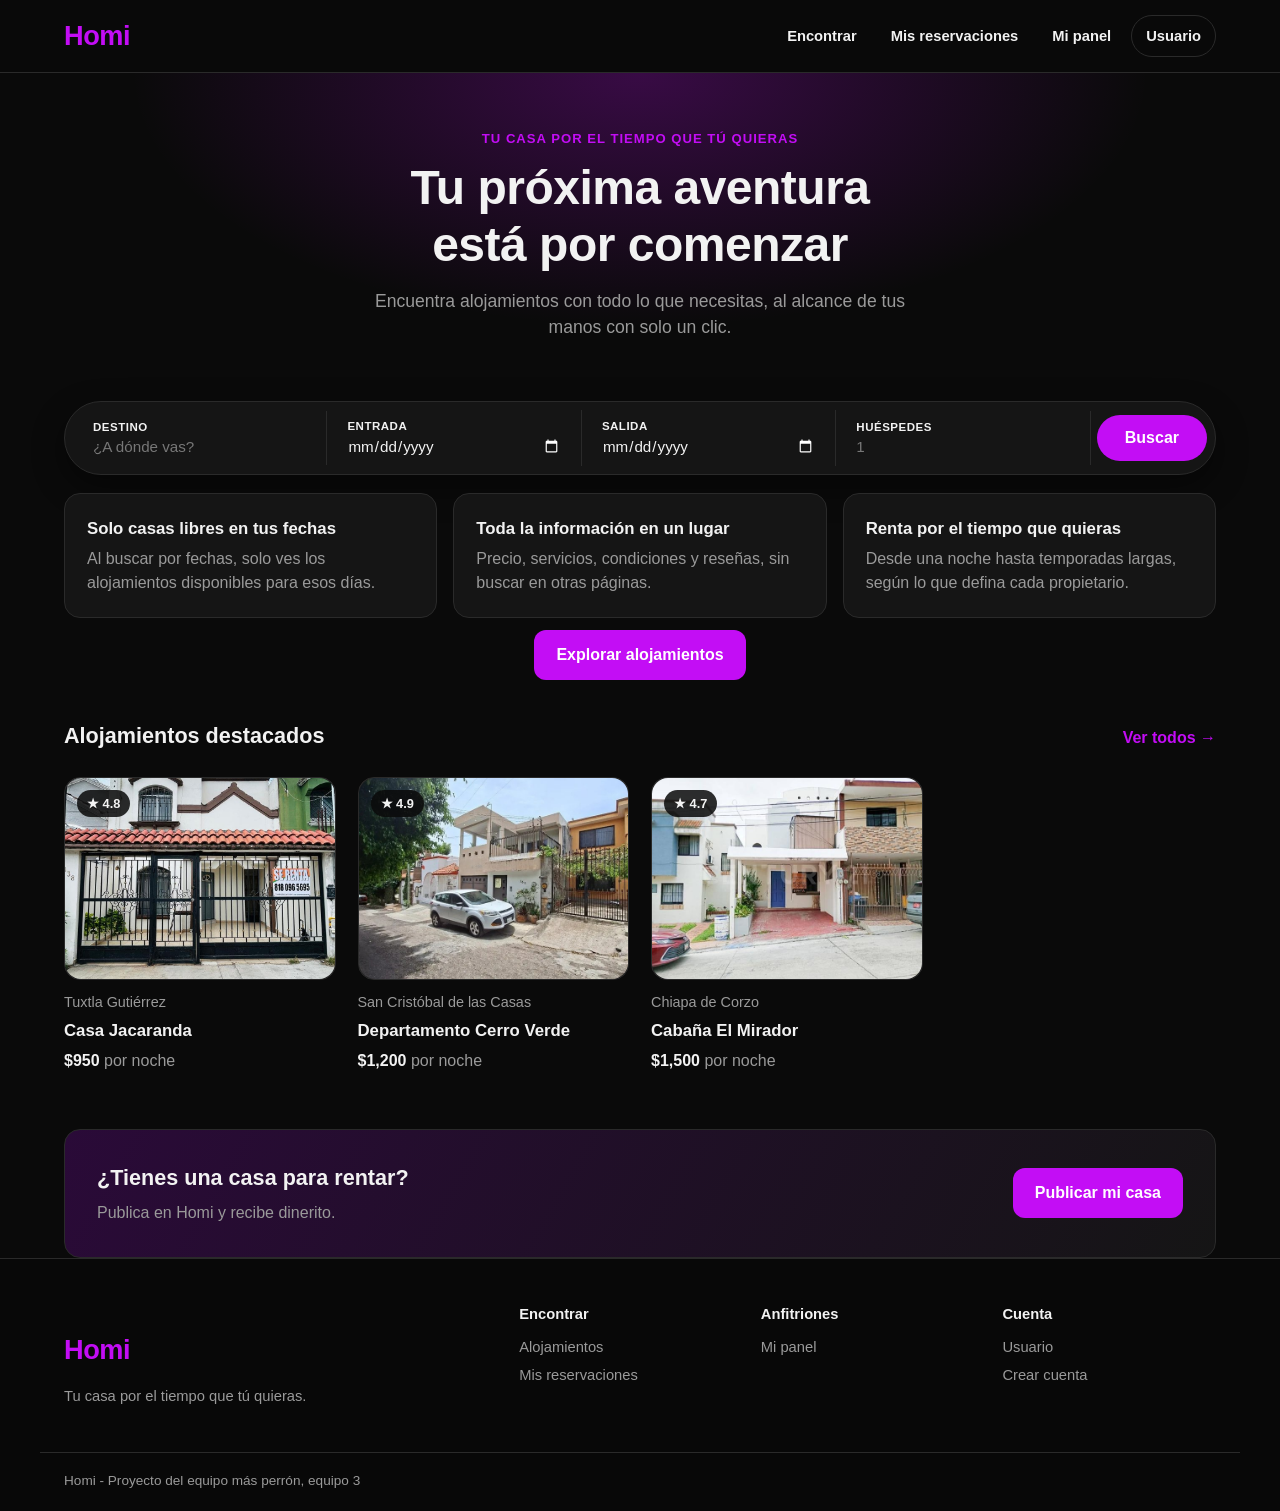
<file: index.html>
<!DOCTYPE html>
<html lang="es">
<head>
  <meta charset="UTF-8">
  <meta name="viewport" content="width=device-width, initial-scale=1.0">
  <title>Inicio · Homi</title>
  <link rel="stylesheet" href="static/estilo.css">
</head>
<body>
  <header class="cabecera">
    <div class="contenedor fila-cabecera">
      <a href="index.html" class="logo">Homi</a>
      <nav class="menu">
        <a href="paginas/explorar.html">Encontrar</a><a href="paginas/reservas.html">Mis reservaciones</a><a href="paginas/panel.html">Mi panel</a>
        <a class="btn-menu" href="paginas/acceso.html">Usuario</a>
      </nav>
    </div>
  </header>

  <main class="contenedor">
    <section class="hero">
  <p class="etiqueta-hero">Tu casa por el tiempo que tú quieras</p>
  <h1>Tu próxima aventura<br>está por comenzar</h1>
  <p class="gris">Encuentra alojamientos con todo lo que necesitas, al alcance de tus manos con solo un clic.</p>
</section>

<form class="buscador" action="paginas/explorar.html">
  <div class="pastilla">
    <div class="campo-pill">
      <label for="destino">Destino</label>
      <input id="destino" name="destino" placeholder="¿A dónde vas?">
    </div>
    <div class="campo-pill">
      <label for="entrada">Entrada</label>
      <input id="entrada" type="date" name="entrada">
    </div>
    <div class="campo-pill">
      <label for="salida">Salida</label>
      <input id="salida" type="date" name="salida">
    </div>
    <div class="campo-pill">
      <label for="huespedes">Huéspedes</label>
      <input id="huespedes" type="number" name="huespedes" min="1" placeholder="1">
    </div>
    <button class="btn-buscar" type="submit">Buscar</button>
  </div>
  
</form>
<section class="beneficios"><div class="beneficio"><h3>Solo casas libres en tus fechas</h3><p class="gris">Al buscar por fechas, solo ves los alojamientos disponibles para esos días.</p></div><div class="beneficio"><h3>Toda la información en un lugar</h3><p class="gris">Precio, servicios, condiciones y reseñas, sin buscar en otras páginas.</p></div><div class="beneficio"><h3>Renta por el tiempo que quieras</h3><p class="gris">Desde una noche hasta temporadas largas, según lo que defina cada propietario.</p></div></section>
<div class="cta-centro"><a class="boton" href="paginas/explorar.html">Explorar alojamientos</a></div>

<div class="seccion-cabecera">
  <h2>Alojamientos destacados</h2>
  <a class="subrayado" href="paginas/explorar.html">Ver todos →</a>
</div>
<section class="cuadricula"><a class="tarjeta" href="paginas/casa-1.html">
  <div class="foto"><svg class="ilustracion-fondo" viewBox="0 0 160 120" preserveAspectRatio="xMidYMid slice" role="img" aria-label="Ilustración de una casa">
  <rect width="160" height="120" rx="12" fill="#14283a"/>
  <polygon points="80,20 130,58 30,58" fill="#6aa9ff"/>
  <rect x="42" y="58" width="76" height="50" fill="#f2f2f2"/>
  <rect x="70" y="76" width="20" height="32" fill="#14283a"/>
  <rect x="50" y="68" width="14" height="12" fill="#14283a"/>
  <rect x="96" y="68" width="14" height="12" fill="#14283a"/>
</svg><img class="foto-real" src="static/fotos/casa-1.jpg" alt="Foto de Casa Jacaranda" onerror="this.remove()"><span class="etiqueta-foto">★ 4.8</span></div>
  <div class="tarjeta-info">
    <p class="ciudad">Tuxtla Gutiérrez</p>
    <h3>Casa Jacaranda</h3>
    <p class="precio"><strong>$950</strong> <span>por noche</span></p>
  </div>
</a><a class="tarjeta" href="paginas/casa-2.html">
  <div class="foto"><svg class="ilustracion-fondo" viewBox="0 0 160 120" preserveAspectRatio="xMidYMid slice" role="img" aria-label="Ilustración de una casa">
  <rect width="160" height="120" rx="12" fill="#2c1d10"/>
  <polygon points="80,20 130,58 30,58" fill="#e0a040"/>
  <rect x="42" y="58" width="76" height="50" fill="#f2f2f2"/>
  <rect x="70" y="76" width="20" height="32" fill="#2c1d10"/>
  <rect x="50" y="68" width="14" height="12" fill="#2c1d10"/>
  <rect x="96" y="68" width="14" height="12" fill="#2c1d10"/>
</svg><img class="foto-real" src="static/fotos/casa-2.jpg" alt="Foto de Departamento Cerro Verde" onerror="this.remove()"><span class="etiqueta-foto">★ 4.9</span></div>
  <div class="tarjeta-info">
    <p class="ciudad">San Cristóbal de las Casas</p>
    <h3>Departamento Cerro Verde</h3>
    <p class="precio"><strong>$1,200</strong> <span>por noche</span></p>
  </div>
</a><a class="tarjeta" href="paginas/casa-3.html">
  <div class="foto"><svg class="ilustracion-fondo" viewBox="0 0 160 120" preserveAspectRatio="xMidYMid slice" role="img" aria-label="Ilustración de una casa">
  <rect width="160" height="120" rx="12" fill="#3b1452"/>
  <polygon points="80,20 130,58 30,58" fill="#c30df5"/>
  <rect x="42" y="58" width="76" height="50" fill="#f2f2f2"/>
  <rect x="70" y="76" width="20" height="32" fill="#3b1452"/>
  <rect x="50" y="68" width="14" height="12" fill="#3b1452"/>
  <rect x="96" y="68" width="14" height="12" fill="#3b1452"/>
</svg><img class="foto-real" src="static/fotos/casa-3.jpg" alt="Foto de Cabaña El Mirador" onerror="this.remove()"><span class="etiqueta-foto">★ 4.7</span></div>
  <div class="tarjeta-info">
    <p class="ciudad">Chiapa de Corzo</p>
    <h3>Cabaña El Mirador</h3>
    <p class="precio"><strong>$1,500</strong> <span>por noche</span></p>
  </div>
</a></section>

<section class="banner">
  <div>
    <h2>¿Tienes una casa para rentar?</h2>
    <p class="gris">Publica en Homi y recibe dinerito.</p>
  </div>
  <a class="boton" href="paginas/publicar.html">Publicar mi casa</a>
</section>
  </main>

  <footer class="pie">
    <div class="contenedor pie-grid">
      <div>
        <p class="logo">Homi</p>
        <p class="gris">Tu casa por el tiempo que tú quieras.</p>
      </div>
      <div>
        <p class="titulo-pie">Encontrar</p>
        <a href="paginas/explorar.html">Alojamientos</a>
        <a href="paginas/reservas.html">Mis reservaciones</a>
      </div>
      <div>
        <p class="titulo-pie">Anfitriones</p>
        <a href="paginas/panel.html">Mi panel</a>
      </div>
      <div>
        <p class="titulo-pie">Cuenta</p>
        <a href="paginas/acceso.html">Usuario</a>
        <a href="paginas/registro.html">Crear cuenta</a>
      </div>
    </div>
    <div class="contenedor pie-legal">Homi - Proyecto del equipo más perrón, equipo 3</div>
  </footer>
</body>
</html>
</file>
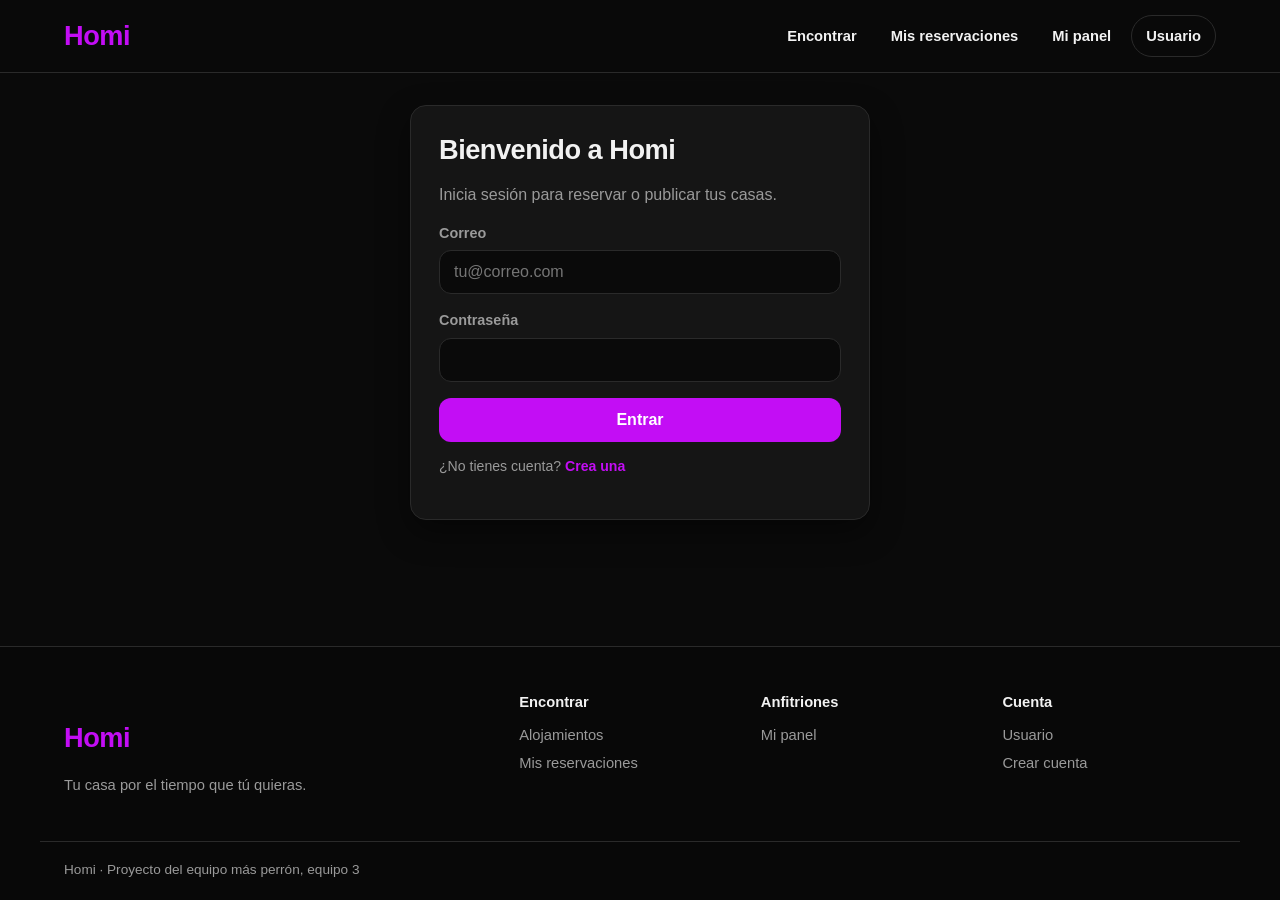
<file: paginas/acceso.html>
<!DOCTYPE html>
<html lang="es">
<head>
  <meta charset="UTF-8">
  <meta name="viewport" content="width=device-width, initial-scale=1.0">
  <title>Usuario · Homi</title>
  <link rel="stylesheet" href="../static/estilo.css">
</head>
<body>
  <header class="cabecera">
    <div class="contenedor fila-cabecera">
      <a href="../index.html" class="logo">Homi</a>
      <nav class="menu">
        <a href="explorar.html">Encontrar</a><a href="reservas.html">Mis reservaciones</a><a href="panel.html">Mi panel</a>
        <a class="btn-menu" href="acceso.html">Usuario</a>
      </nav>
    </div>
  </header>

  <main class="contenedor">
    <div class="formulario-centrado"><section class="seccion">
  <h1>Bienvenido a Homi</h1>
  <p class="gris">Inicia sesión para reservar o publicar tus casas.</p>
  <form action="panel.html">
    <div class="campo"><label for="correo">Correo</label><input id="correo" type="email" placeholder="tu@correo.com"></div>
    <div class="campo"><label for="clave">Contraseña</label><input id="clave" type="password"></div>
    <button class="boton boton-bloque" type="submit">Entrar</button>
  </form>
  <p class="pequeno gris">¿No tienes cuenta? <a class="subrayado" href="registro.html">Crea una</a></p>
</section></div>
  </main>

  <footer class="pie">
    <div class="contenedor pie-grid">
      <div>
        <p class="logo">Homi</p>
        <p class="gris">Tu casa por el tiempo que tú quieras.</p>
      </div>
      <div>
        <p class="titulo-pie">Encontrar</p>
        <a href="explorar.html">Alojamientos</a>
        <a href="reservas.html">Mis reservaciones</a>
      </div>
      <div>
        <p class="titulo-pie">Anfitriones</p>
        <a href="panel.html">Mi panel</a>
      </div>
      <div>
        <p class="titulo-pie">Cuenta</p>
        <a href="acceso.html">Usuario</a>
        <a href="registro.html">Crear cuenta</a>
      </div>
    </div>
    <div class="contenedor pie-legal">Homi · Proyecto del equipo más perrón, equipo 3</div>
  </footer>
</body>
</html>
</file>
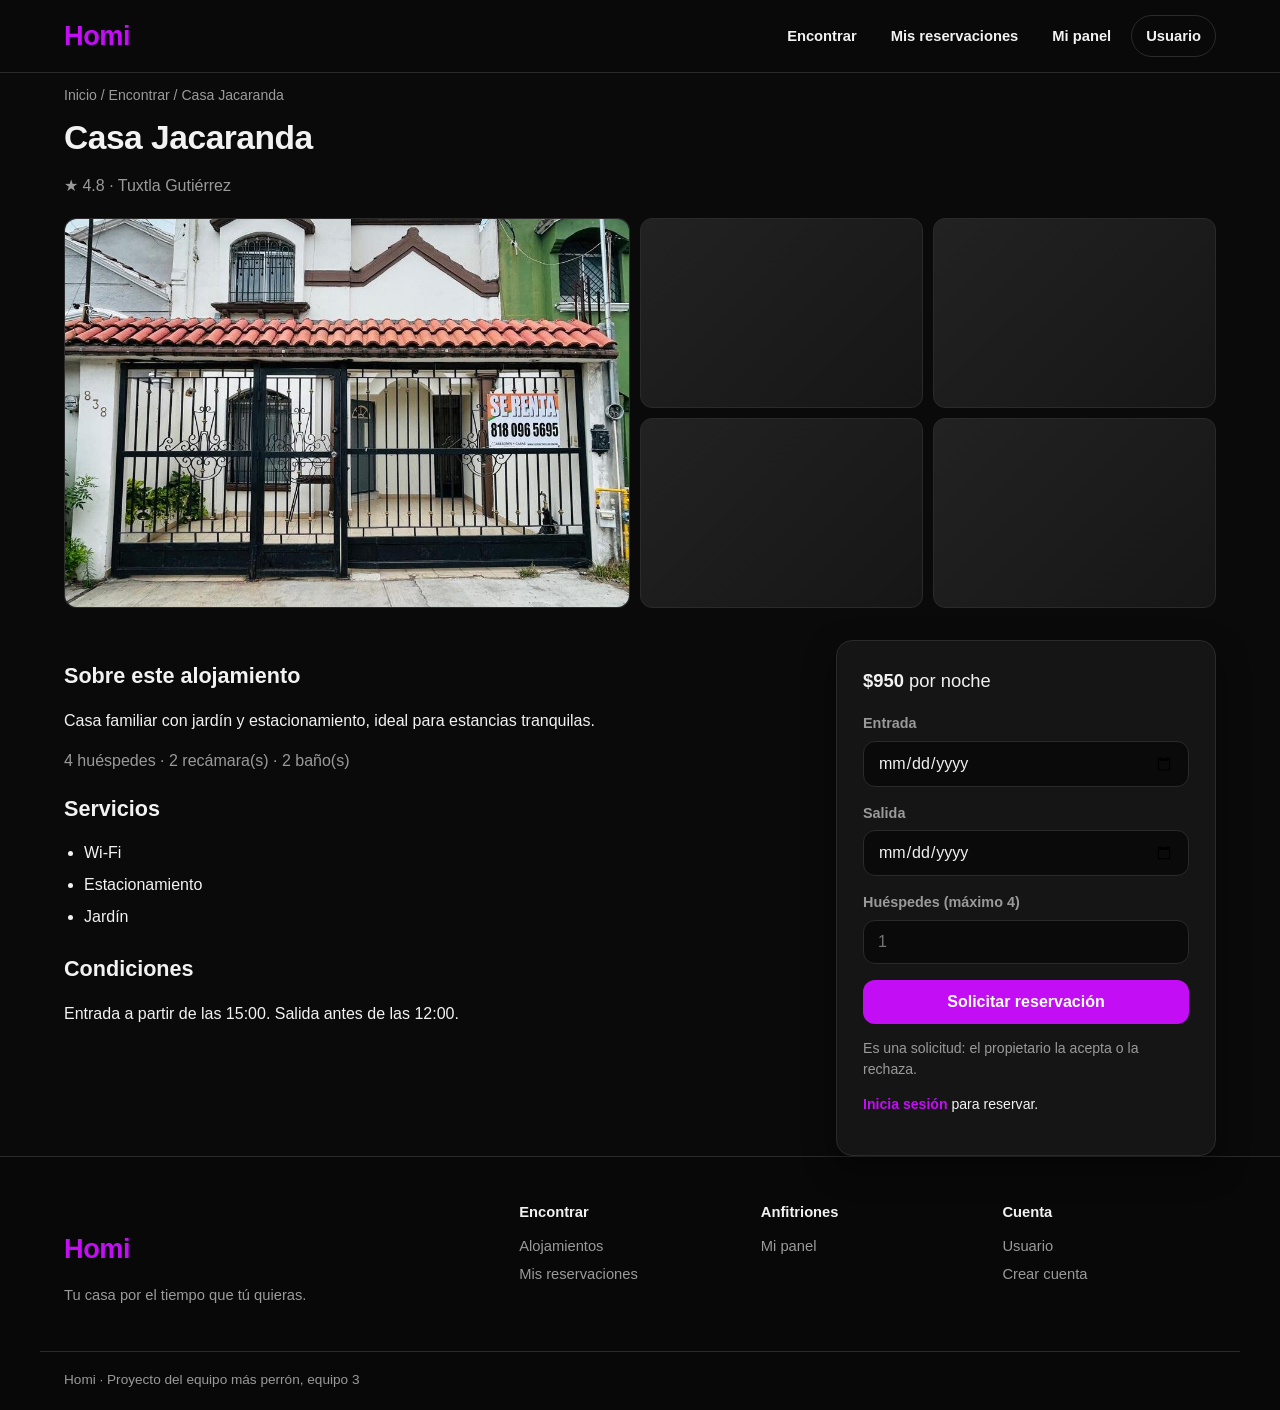
<file: paginas/casa-1.html>
<!DOCTYPE html>
<html lang="es">
<head>
  <meta charset="UTF-8">
  <meta name="viewport" content="width=device-width, initial-scale=1.0">
  <title>Casa Jacaranda · Homi</title>
  <link rel="stylesheet" href="../static/estilo.css">
</head>
<body>
  <header class="cabecera">
    <div class="contenedor fila-cabecera">
      <a href="../index.html" class="logo">Homi</a>
      <nav class="menu">
        <a href="explorar.html">Encontrar</a><a href="reservas.html">Mis reservaciones</a><a href="panel.html">Mi panel</a>
        <a class="btn-menu" href="acceso.html">Usuario</a>
      </nav>
    </div>
  </header>

  <main class="contenedor">
    <p class="migas">
  <a href="../index.html">Inicio</a> / <a href="explorar.html">Encontrar</a> / Casa Jacaranda
</p>
<h1>Casa Jacaranda</h1>
<p class="gris">★ 4.8 · Tuxtla Gutiérrez</p>

<div class="galeria"><div class="foto foto-principal"><svg class="ilustracion-fondo" viewBox="0 0 160 120" preserveAspectRatio="xMidYMid slice" role="img" aria-label="Ilustración de una casa">
  <rect width="160" height="120" rx="12" fill="#14283a"/>
  <polygon points="80,20 130,58 30,58" fill="#6aa9ff"/>
  <rect x="42" y="58" width="76" height="50" fill="#f2f2f2"/>
  <rect x="70" y="76" width="20" height="32" fill="#14283a"/>
  <rect x="50" y="68" width="14" height="12" fill="#14283a"/>
  <rect x="96" y="68" width="14" height="12" fill="#14283a"/>
</svg><img class="foto-real" src="../static/fotos/casa-1.jpg" alt="Foto de Casa Jacaranda" onerror="this.remove()"></div><div class="foto foto-chica"></div><div class="foto foto-chica"></div><div class="foto foto-chica"></div><div class="foto foto-chica"></div></div>

<div class="detalle">
  <div>
    <h2>Sobre este alojamiento</h2>
    <p>Casa familiar con jardín y estacionamiento, ideal para estancias tranquilas.</p>
    <p class="gris">4 huéspedes · 2 recámara(s) · 2 baño(s)</p>

    <h2>Servicios</h2>
    <ul class="lista"><li>Wi-Fi</li><li>Estacionamiento</li><li>Jardín</li></ul>

    <h2>Condiciones</h2>
    <p>Entrada a partir de las 15:00. Salida antes de las 12:00.</p>
  </div>

  <aside class="reserva">
    <p class="precio-grande"><strong>$950</strong> por noche</p>
    <form action="reservas.html">
      <div class="campo">
        <label for="entrada">Entrada</label>
        <input id="entrada" type="date" name="entrada">
      </div>
      <div class="campo">
        <label for="salida">Salida</label>
        <input id="salida" type="date" name="salida">
      </div>
      <div class="campo">
        <label for="huespedes">Huéspedes (máximo 4)</label>
        <input id="huespedes" type="number" name="huespedes" min="1" placeholder="1">
      </div>
      <button class="boton boton-bloque" type="submit">Solicitar reservación</button>
    </form>
    <p class="pequeno gris">Es una solicitud: el propietario la acepta o la rechaza.</p>
    <p class="pequeno"><a class="subrayado" href="acceso.html">Inicia sesión</a> para reservar.</p>
  </aside>
</div>
  </main>

  <footer class="pie">
    <div class="contenedor pie-grid">
      <div>
        <p class="logo">Homi</p>
        <p class="gris">Tu casa por el tiempo que tú quieras.</p>
      </div>
      <div>
        <p class="titulo-pie">Encontrar</p>
        <a href="explorar.html">Alojamientos</a>
        <a href="reservas.html">Mis reservaciones</a>
      </div>
      <div>
        <p class="titulo-pie">Anfitriones</p>
        <a href="panel.html">Mi panel</a>
      </div>
      <div>
        <p class="titulo-pie">Cuenta</p>
        <a href="acceso.html">Usuario</a>
        <a href="registro.html">Crear cuenta</a>
      </div>
    </div>
    <div class="contenedor pie-legal">Homi · Proyecto del equipo más perrón, equipo 3</div>
  </footer>
</body>
</html>
</file>
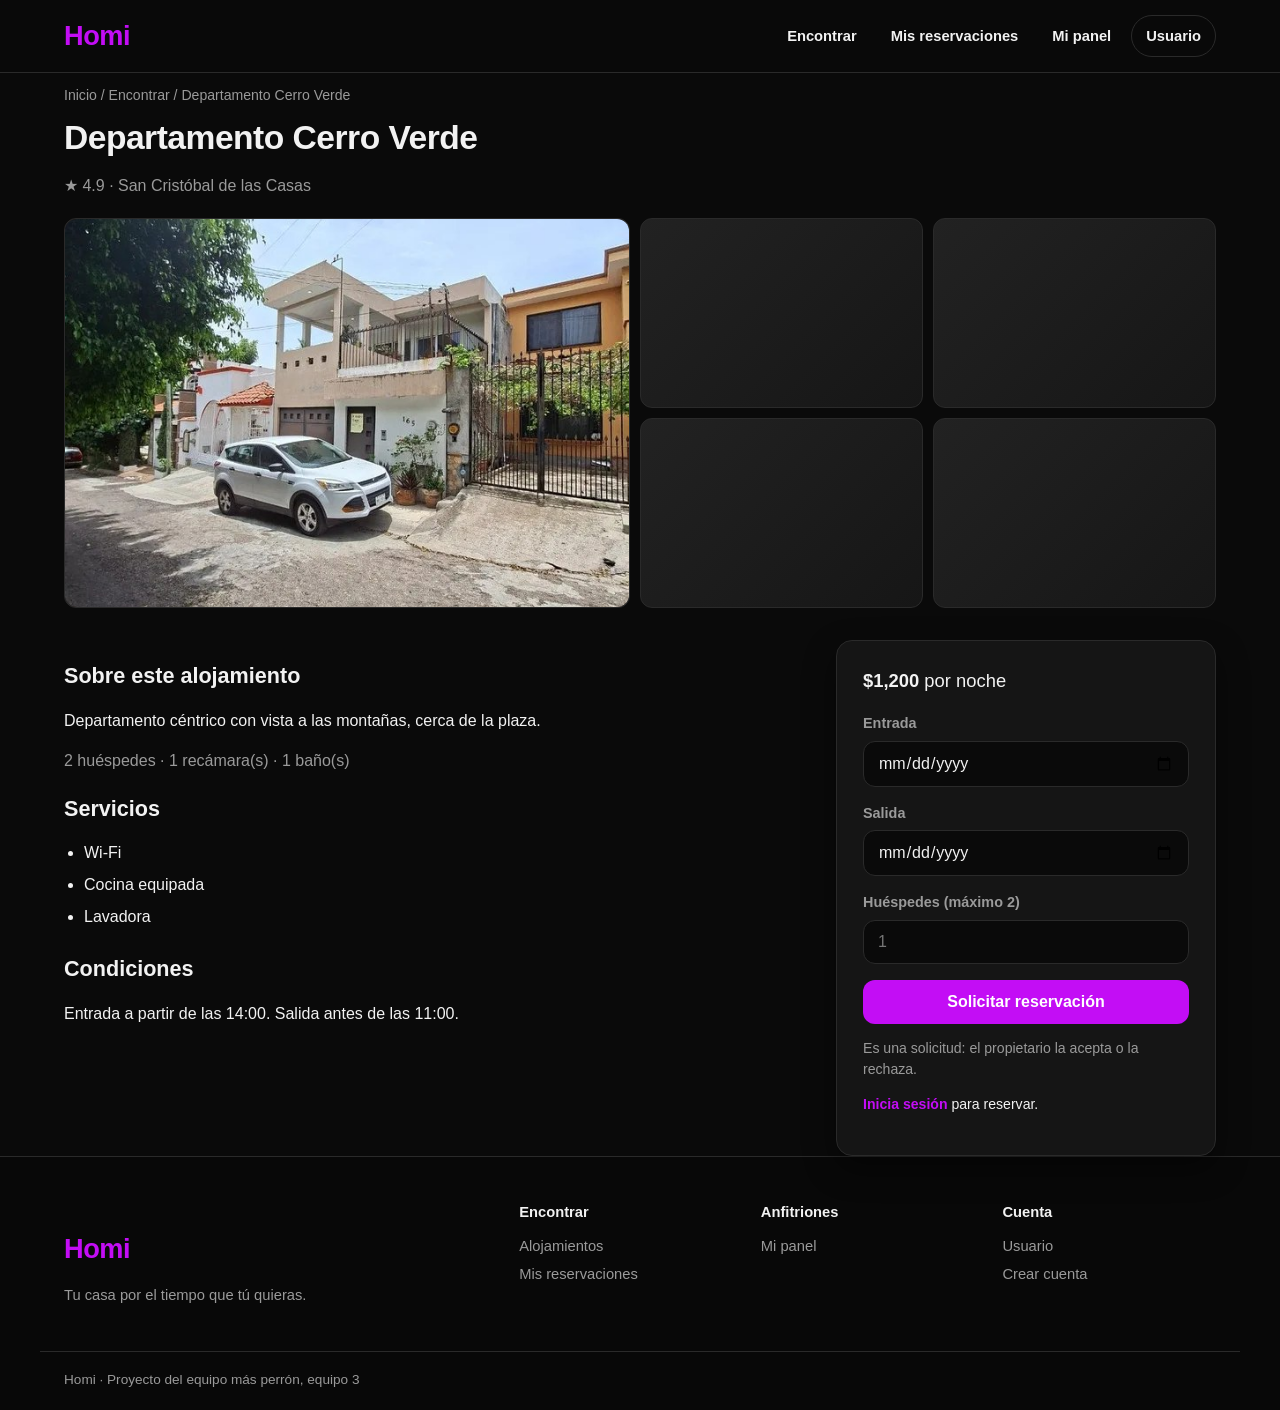
<file: paginas/casa-2.html>
<!DOCTYPE html>
<html lang="es">
<head>
  <meta charset="UTF-8">
  <meta name="viewport" content="width=device-width, initial-scale=1.0">
  <title>Departamento Cerro Verde · Homi</title>
  <link rel="stylesheet" href="../static/estilo.css">
</head>
<body>
  <header class="cabecera">
    <div class="contenedor fila-cabecera">
      <a href="../index.html" class="logo">Homi</a>
      <nav class="menu">
        <a href="explorar.html">Encontrar</a><a href="reservas.html">Mis reservaciones</a><a href="panel.html">Mi panel</a>
        <a class="btn-menu" href="acceso.html">Usuario</a>
      </nav>
    </div>
  </header>

  <main class="contenedor">
    <p class="migas">
  <a href="../index.html">Inicio</a> / <a href="explorar.html">Encontrar</a> / Departamento Cerro Verde
</p>
<h1>Departamento Cerro Verde</h1>
<p class="gris">★ 4.9 · San Cristóbal de las Casas</p>

<div class="galeria"><div class="foto foto-principal"><svg class="ilustracion-fondo" viewBox="0 0 160 120" preserveAspectRatio="xMidYMid slice" role="img" aria-label="Ilustración de una casa">
  <rect width="160" height="120" rx="12" fill="#2c1d10"/>
  <polygon points="80,20 130,58 30,58" fill="#e0a040"/>
  <rect x="42" y="58" width="76" height="50" fill="#f2f2f2"/>
  <rect x="70" y="76" width="20" height="32" fill="#2c1d10"/>
  <rect x="50" y="68" width="14" height="12" fill="#2c1d10"/>
  <rect x="96" y="68" width="14" height="12" fill="#2c1d10"/>
</svg><img class="foto-real" src="../static/fotos/casa-2.jpg" alt="Foto de Departamento Cerro Verde" onerror="this.remove()"></div><div class="foto foto-chica"></div><div class="foto foto-chica"></div><div class="foto foto-chica"></div><div class="foto foto-chica"></div></div>

<div class="detalle">
  <div>
    <h2>Sobre este alojamiento</h2>
    <p>Departamento céntrico con vista a las montañas, cerca de la plaza.</p>
    <p class="gris">2 huéspedes · 1 recámara(s) · 1 baño(s)</p>

    <h2>Servicios</h2>
    <ul class="lista"><li>Wi-Fi</li><li>Cocina equipada</li><li>Lavadora</li></ul>

    <h2>Condiciones</h2>
    <p>Entrada a partir de las 14:00. Salida antes de las 11:00.</p>
  </div>

  <aside class="reserva">
    <p class="precio-grande"><strong>$1,200</strong> por noche</p>
    <form action="reservas.html">
      <div class="campo">
        <label for="entrada">Entrada</label>
        <input id="entrada" type="date" name="entrada">
      </div>
      <div class="campo">
        <label for="salida">Salida</label>
        <input id="salida" type="date" name="salida">
      </div>
      <div class="campo">
        <label for="huespedes">Huéspedes (máximo 2)</label>
        <input id="huespedes" type="number" name="huespedes" min="1" placeholder="1">
      </div>
      <button class="boton boton-bloque" type="submit">Solicitar reservación</button>
    </form>
    <p class="pequeno gris">Es una solicitud: el propietario la acepta o la rechaza.</p>
    <p class="pequeno"><a class="subrayado" href="acceso.html">Inicia sesión</a> para reservar.</p>
  </aside>
</div>
  </main>

  <footer class="pie">
    <div class="contenedor pie-grid">
      <div>
        <p class="logo">Homi</p>
        <p class="gris">Tu casa por el tiempo que tú quieras.</p>
      </div>
      <div>
        <p class="titulo-pie">Encontrar</p>
        <a href="explorar.html">Alojamientos</a>
        <a href="reservas.html">Mis reservaciones</a>
      </div>
      <div>
        <p class="titulo-pie">Anfitriones</p>
        <a href="panel.html">Mi panel</a>
      </div>
      <div>
        <p class="titulo-pie">Cuenta</p>
        <a href="acceso.html">Usuario</a>
        <a href="registro.html">Crear cuenta</a>
      </div>
    </div>
    <div class="contenedor pie-legal">Homi · Proyecto del equipo más perrón, equipo 3</div>
  </footer>
</body>
</html>
</file>
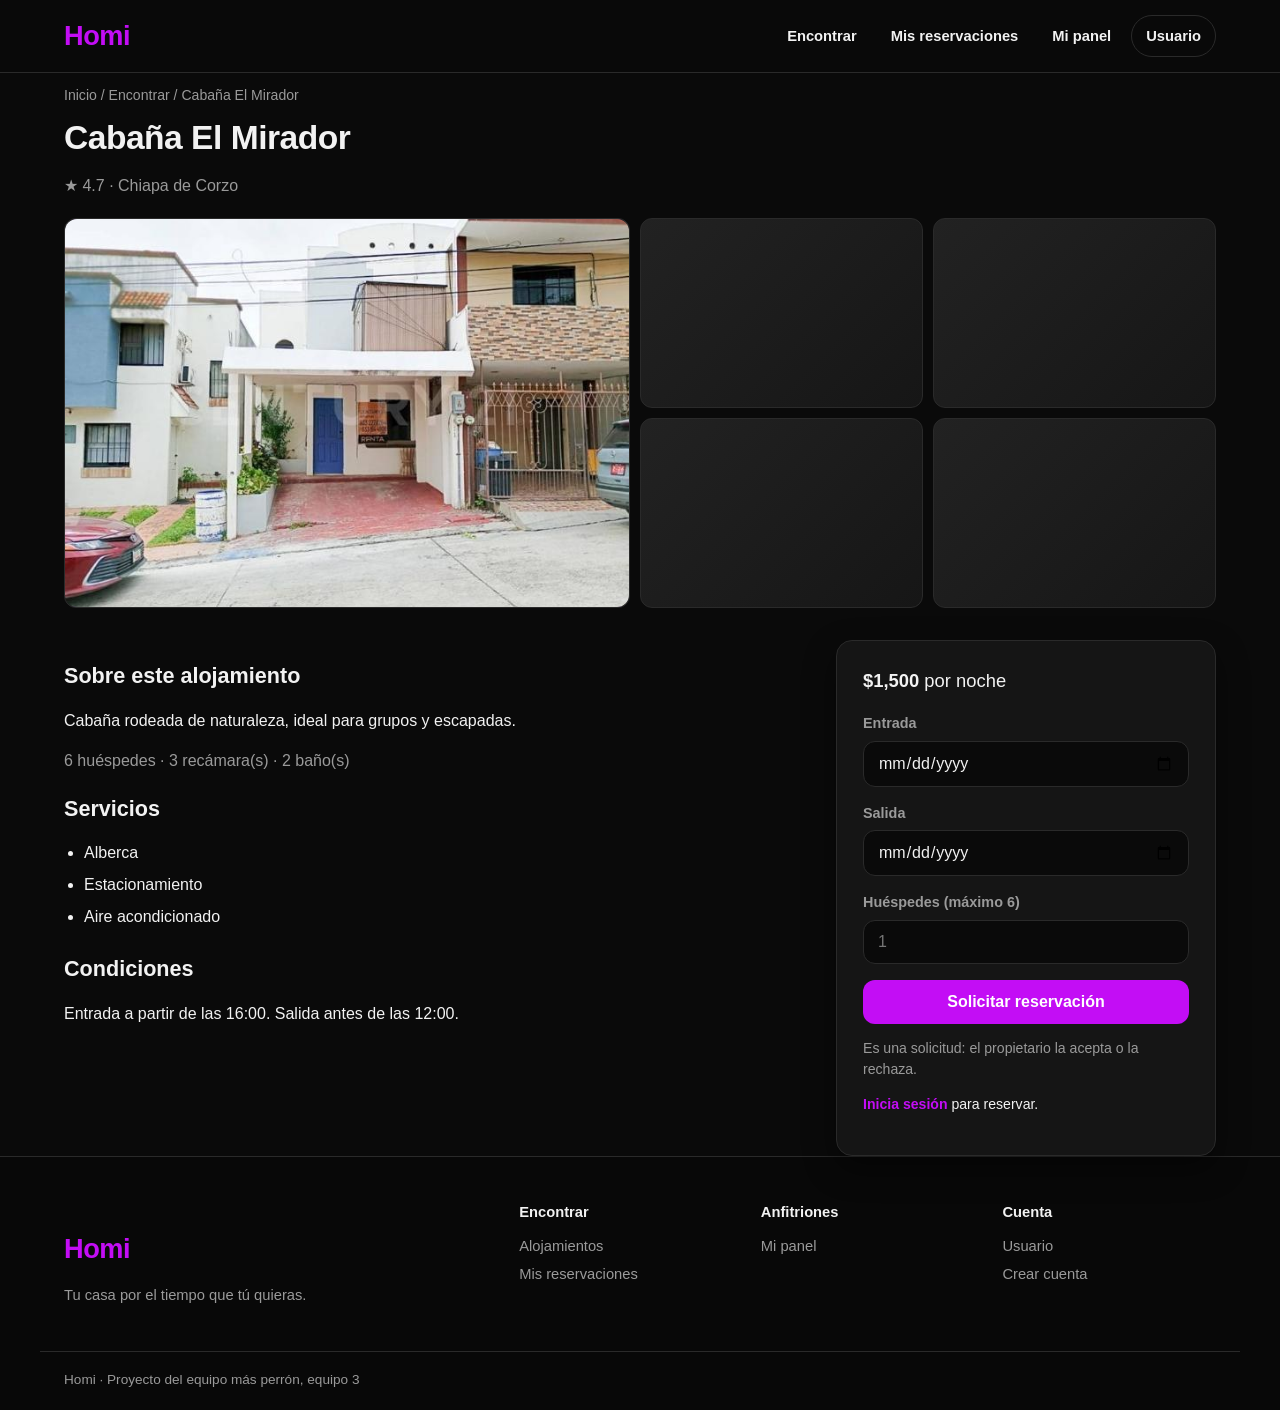
<file: paginas/casa-3.html>
<!DOCTYPE html>
<html lang="es">
<head>
  <meta charset="UTF-8">
  <meta name="viewport" content="width=device-width, initial-scale=1.0">
  <title>Cabaña El Mirador · Homi</title>
  <link rel="stylesheet" href="../static/estilo.css">
</head>
<body>
  <header class="cabecera">
    <div class="contenedor fila-cabecera">
      <a href="../index.html" class="logo">Homi</a>
      <nav class="menu">
        <a href="explorar.html">Encontrar</a><a href="reservas.html">Mis reservaciones</a><a href="panel.html">Mi panel</a>
        <a class="btn-menu" href="acceso.html">Usuario</a>
      </nav>
    </div>
  </header>

  <main class="contenedor">
    <p class="migas">
  <a href="../index.html">Inicio</a> / <a href="explorar.html">Encontrar</a> / Cabaña El Mirador
</p>
<h1>Cabaña El Mirador</h1>
<p class="gris">★ 4.7 · Chiapa de Corzo</p>

<div class="galeria"><div class="foto foto-principal"><svg class="ilustracion-fondo" viewBox="0 0 160 120" preserveAspectRatio="xMidYMid slice" role="img" aria-label="Ilustración de una casa">
  <rect width="160" height="120" rx="12" fill="#3b1452"/>
  <polygon points="80,20 130,58 30,58" fill="#c30df5"/>
  <rect x="42" y="58" width="76" height="50" fill="#f2f2f2"/>
  <rect x="70" y="76" width="20" height="32" fill="#3b1452"/>
  <rect x="50" y="68" width="14" height="12" fill="#3b1452"/>
  <rect x="96" y="68" width="14" height="12" fill="#3b1452"/>
</svg><img class="foto-real" src="../static/fotos/casa-3.jpg" alt="Foto de Cabaña El Mirador" onerror="this.remove()"></div><div class="foto foto-chica"></div><div class="foto foto-chica"></div><div class="foto foto-chica"></div><div class="foto foto-chica"></div></div>

<div class="detalle">
  <div>
    <h2>Sobre este alojamiento</h2>
    <p>Cabaña rodeada de naturaleza, ideal para grupos y escapadas.</p>
    <p class="gris">6 huéspedes · 3 recámara(s) · 2 baño(s)</p>

    <h2>Servicios</h2>
    <ul class="lista"><li>Alberca</li><li>Estacionamiento</li><li>Aire acondicionado</li></ul>

    <h2>Condiciones</h2>
    <p>Entrada a partir de las 16:00. Salida antes de las 12:00.</p>
  </div>

  <aside class="reserva">
    <p class="precio-grande"><strong>$1,500</strong> por noche</p>
    <form action="reservas.html">
      <div class="campo">
        <label for="entrada">Entrada</label>
        <input id="entrada" type="date" name="entrada">
      </div>
      <div class="campo">
        <label for="salida">Salida</label>
        <input id="salida" type="date" name="salida">
      </div>
      <div class="campo">
        <label for="huespedes">Huéspedes (máximo 6)</label>
        <input id="huespedes" type="number" name="huespedes" min="1" placeholder="1">
      </div>
      <button class="boton boton-bloque" type="submit">Solicitar reservación</button>
    </form>
    <p class="pequeno gris">Es una solicitud: el propietario la acepta o la rechaza.</p>
    <p class="pequeno"><a class="subrayado" href="acceso.html">Inicia sesión</a> para reservar.</p>
  </aside>
</div>
  </main>

  <footer class="pie">
    <div class="contenedor pie-grid">
      <div>
        <p class="logo">Homi</p>
        <p class="gris">Tu casa por el tiempo que tú quieras.</p>
      </div>
      <div>
        <p class="titulo-pie">Encontrar</p>
        <a href="explorar.html">Alojamientos</a>
        <a href="reservas.html">Mis reservaciones</a>
      </div>
      <div>
        <p class="titulo-pie">Anfitriones</p>
        <a href="panel.html">Mi panel</a>
      </div>
      <div>
        <p class="titulo-pie">Cuenta</p>
        <a href="acceso.html">Usuario</a>
        <a href="registro.html">Crear cuenta</a>
      </div>
    </div>
    <div class="contenedor pie-legal">Homi · Proyecto del equipo más perrón, equipo 3</div>
  </footer>
</body>
</html>
</file>
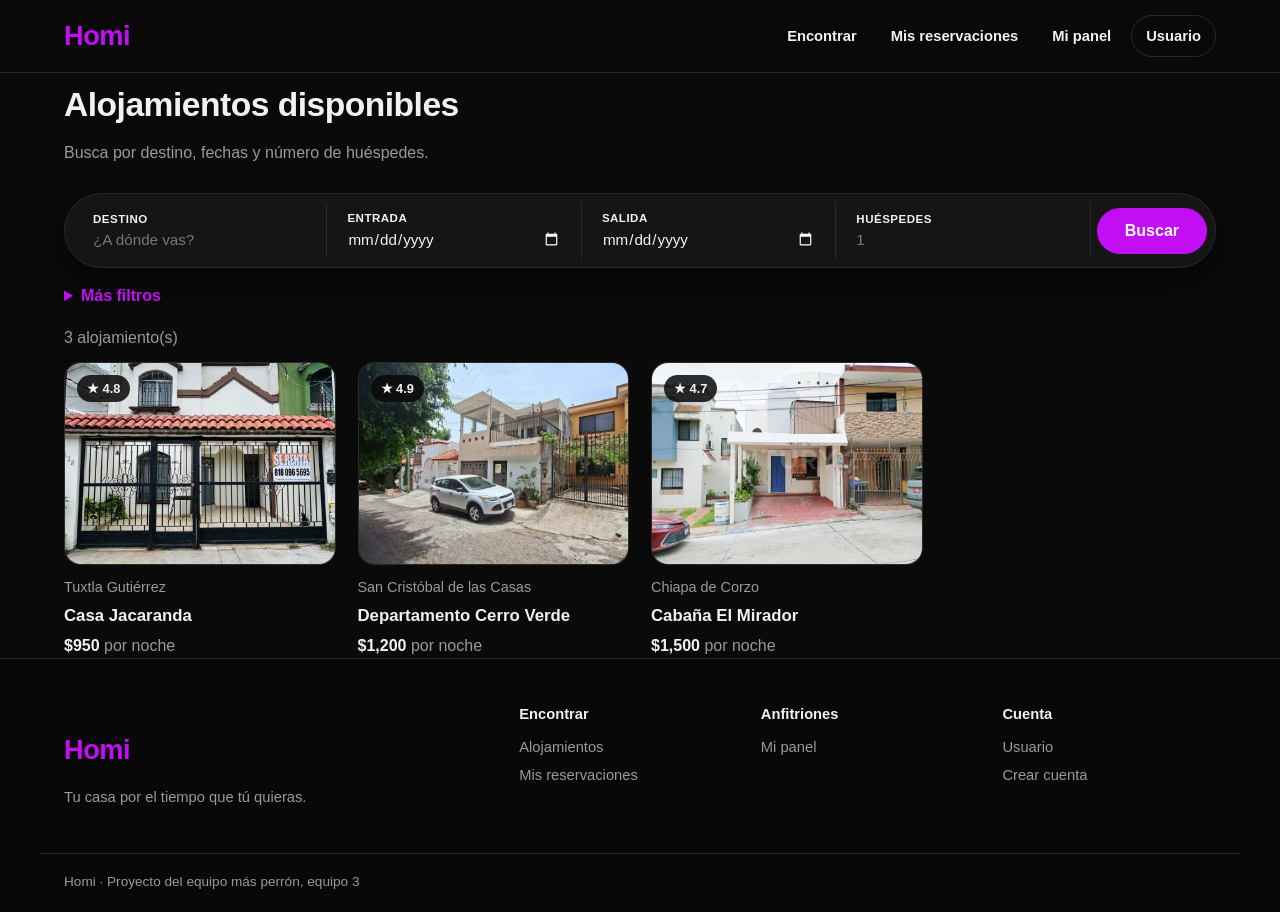
<file: paginas/explorar.html>
<!DOCTYPE html>
<html lang="es">
<head>
  <meta charset="UTF-8">
  <meta name="viewport" content="width=device-width, initial-scale=1.0">
  <title>Encontrar · Homi</title>
  <link rel="stylesheet" href="../static/estilo.css">
</head>
<body>
  <header class="cabecera">
    <div class="contenedor fila-cabecera">
      <a href="../index.html" class="logo">Homi</a>
      <nav class="menu">
        <a href="explorar.html">Encontrar</a><a href="reservas.html">Mis reservaciones</a><a href="panel.html">Mi panel</a>
        <a class="btn-menu" href="acceso.html">Usuario</a>
      </nav>
    </div>
  </header>

  <main class="contenedor">
    <h1>Alojamientos disponibles</h1>
<p class="gris">Busca por destino, fechas y número de huéspedes.</p>
<form class="buscador" action="explorar.html">
  <div class="pastilla">
    <div class="campo-pill">
      <label for="destino">Destino</label>
      <input id="destino" name="destino" placeholder="¿A dónde vas?">
    </div>
    <div class="campo-pill">
      <label for="entrada">Entrada</label>
      <input id="entrada" type="date" name="entrada">
    </div>
    <div class="campo-pill">
      <label for="salida">Salida</label>
      <input id="salida" type="date" name="salida">
    </div>
    <div class="campo-pill">
      <label for="huespedes">Huéspedes</label>
      <input id="huespedes" type="number" name="huespedes" min="1" placeholder="1">
    </div>
    <button class="btn-buscar" type="submit">Buscar</button>
  </div>
  <details class="filtros">
    <summary>Más filtros</summary>
    <div class="filtros-caja">
      <div class="campo">
        <label for="precio">Precio máximo por noche</label>
        <input id="precio" type="number" name="precio" placeholder="Sin límite">
      </div>
      <div class="campo ancho">
        <span class="etiqueta">Servicios</span>
        <div class="chips"><label class="chip"><input type="checkbox" name="servicio"> Wi-Fi</label><label class="chip"><input type="checkbox" name="servicio"> Alberca</label><label class="chip"><input type="checkbox" name="servicio"> Aire acondicionado</label><label class="chip"><input type="checkbox" name="servicio"> Cocina equipada</label><label class="chip"><input type="checkbox" name="servicio"> Mascotas permitidas</label><label class="chip"><input type="checkbox" name="servicio"> Jardín</label></div>
      </div>
    </div>
  </details>
</form>
<p class="gris resultados">3 alojamiento(s)</p>
<section class="cuadricula"><a class="tarjeta" href="casa-1.html">
  <div class="foto"><svg class="ilustracion-fondo" viewBox="0 0 160 120" preserveAspectRatio="xMidYMid slice" role="img" aria-label="Ilustración de una casa">
  <rect width="160" height="120" rx="12" fill="#14283a"/>
  <polygon points="80,20 130,58 30,58" fill="#6aa9ff"/>
  <rect x="42" y="58" width="76" height="50" fill="#f2f2f2"/>
  <rect x="70" y="76" width="20" height="32" fill="#14283a"/>
  <rect x="50" y="68" width="14" height="12" fill="#14283a"/>
  <rect x="96" y="68" width="14" height="12" fill="#14283a"/>
</svg><img class="foto-real" src="../static/fotos/casa-1.jpg" alt="Foto de Casa Jacaranda" onerror="this.remove()"><span class="etiqueta-foto">★ 4.8</span></div>
  <div class="tarjeta-info">
    <p class="ciudad">Tuxtla Gutiérrez</p>
    <h3>Casa Jacaranda</h3>
    <p class="precio"><strong>$950</strong> <span>por noche</span></p>
  </div>
</a><a class="tarjeta" href="casa-2.html">
  <div class="foto"><svg class="ilustracion-fondo" viewBox="0 0 160 120" preserveAspectRatio="xMidYMid slice" role="img" aria-label="Ilustración de una casa">
  <rect width="160" height="120" rx="12" fill="#2c1d10"/>
  <polygon points="80,20 130,58 30,58" fill="#e0a040"/>
  <rect x="42" y="58" width="76" height="50" fill="#f2f2f2"/>
  <rect x="70" y="76" width="20" height="32" fill="#2c1d10"/>
  <rect x="50" y="68" width="14" height="12" fill="#2c1d10"/>
  <rect x="96" y="68" width="14" height="12" fill="#2c1d10"/>
</svg><img class="foto-real" src="../static/fotos/casa-2.jpg" alt="Foto de Departamento Cerro Verde" onerror="this.remove()"><span class="etiqueta-foto">★ 4.9</span></div>
  <div class="tarjeta-info">
    <p class="ciudad">San Cristóbal de las Casas</p>
    <h3>Departamento Cerro Verde</h3>
    <p class="precio"><strong>$1,200</strong> <span>por noche</span></p>
  </div>
</a><a class="tarjeta" href="casa-3.html">
  <div class="foto"><svg class="ilustracion-fondo" viewBox="0 0 160 120" preserveAspectRatio="xMidYMid slice" role="img" aria-label="Ilustración de una casa">
  <rect width="160" height="120" rx="12" fill="#3b1452"/>
  <polygon points="80,20 130,58 30,58" fill="#c30df5"/>
  <rect x="42" y="58" width="76" height="50" fill="#f2f2f2"/>
  <rect x="70" y="76" width="20" height="32" fill="#3b1452"/>
  <rect x="50" y="68" width="14" height="12" fill="#3b1452"/>
  <rect x="96" y="68" width="14" height="12" fill="#3b1452"/>
</svg><img class="foto-real" src="../static/fotos/casa-3.jpg" alt="Foto de Cabaña El Mirador" onerror="this.remove()"><span class="etiqueta-foto">★ 4.7</span></div>
  <div class="tarjeta-info">
    <p class="ciudad">Chiapa de Corzo</p>
    <h3>Cabaña El Mirador</h3>
    <p class="precio"><strong>$1,500</strong> <span>por noche</span></p>
  </div>
</a></section>
  </main>

  <footer class="pie">
    <div class="contenedor pie-grid">
      <div>
        <p class="logo">Homi</p>
        <p class="gris">Tu casa por el tiempo que tú quieras.</p>
      </div>
      <div>
        <p class="titulo-pie">Encontrar</p>
        <a href="explorar.html">Alojamientos</a>
        <a href="reservas.html">Mis reservaciones</a>
      </div>
      <div>
        <p class="titulo-pie">Anfitriones</p>
        <a href="panel.html">Mi panel</a>
      </div>
      <div>
        <p class="titulo-pie">Cuenta</p>
        <a href="acceso.html">Usuario</a>
        <a href="registro.html">Crear cuenta</a>
      </div>
    </div>
    <div class="contenedor pie-legal">Homi · Proyecto del equipo más perrón, equipo 3</div>
  </footer>
</body>
</html>
</file>
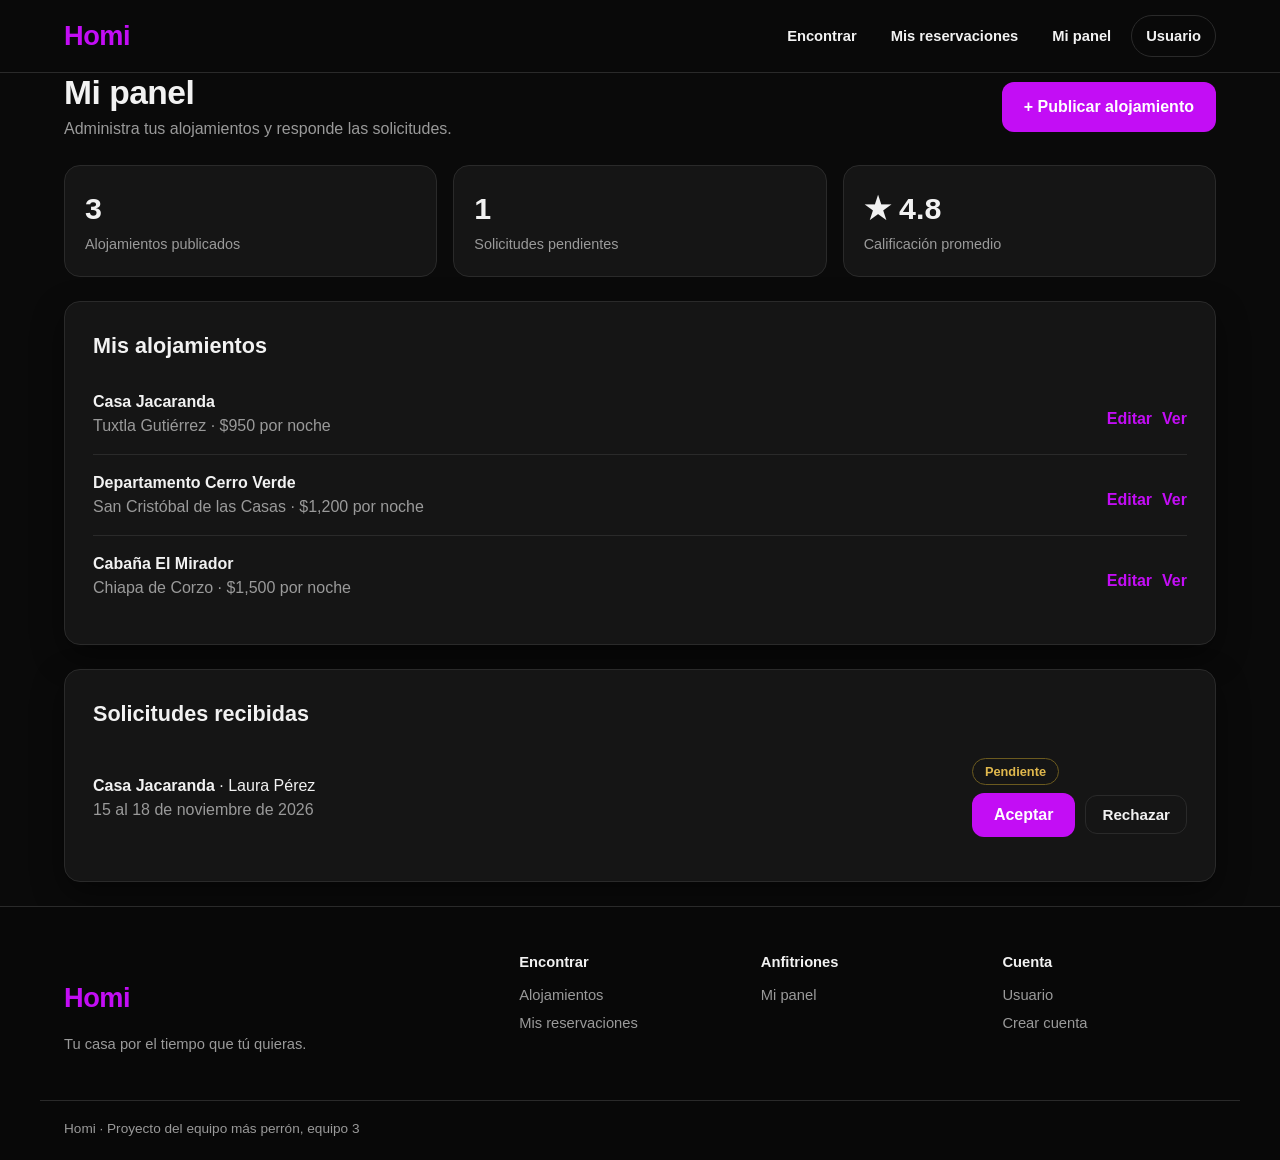
<file: paginas/panel.html>
<!DOCTYPE html>
<html lang="es">
<head>
  <meta charset="UTF-8">
  <meta name="viewport" content="width=device-width, initial-scale=1.0">
  <title>Mi panel · Homi</title>
  <link rel="stylesheet" href="../static/estilo.css">
</head>
<body>
  <header class="cabecera">
    <div class="contenedor fila-cabecera">
      <a href="../index.html" class="logo">Homi</a>
      <nav class="menu">
        <a href="explorar.html">Encontrar</a><a href="reservas.html">Mis reservaciones</a><a href="panel.html">Mi panel</a>
        <a class="btn-menu" href="acceso.html">Usuario</a>
      </nav>
    </div>
  </header>

  <main class="contenedor">
    <div class="encabezado-pagina">
  <div>
    <h1>Mi panel</h1>
    <p class="gris">Administra tus alojamientos y responde las solicitudes.</p>
  </div>
  <a class="boton" href="publicar.html">+ Publicar alojamiento</a>
</div>

<div class="estadisticas">
  <div class="estadistica"><strong>3</strong><span>Alojamientos publicados</span></div>
  <div class="estadistica"><strong>1</strong><span>Solicitudes pendientes</span></div>
  <div class="estadistica"><strong>★ 4.8</strong><span>Calificación promedio</span></div>
</div>

<section class="seccion">
  <h2>Mis alojamientos</h2>
  <div class="fila-item">
  <div><strong>Casa Jacaranda</strong><br><span class="gris">Tuxtla Gutiérrez · $950 por noche</span></div>
  <div class="acciones">
    <a class="subrayado" href="publicar.html">Editar</a>
    <a class="subrayado" href="casa-1.html">Ver</a>
  </div>
</div><div class="fila-item">
  <div><strong>Departamento Cerro Verde</strong><br><span class="gris">San Cristóbal de las Casas · $1,200 por noche</span></div>
  <div class="acciones">
    <a class="subrayado" href="publicar.html">Editar</a>
    <a class="subrayado" href="casa-2.html">Ver</a>
  </div>
</div><div class="fila-item">
  <div><strong>Cabaña El Mirador</strong><br><span class="gris">Chiapa de Corzo · $1,500 por noche</span></div>
  <div class="acciones">
    <a class="subrayado" href="publicar.html">Editar</a>
    <a class="subrayado" href="casa-3.html">Ver</a>
  </div>
</div>
</section>

<section class="seccion">
  <h2>Solicitudes recibidas</h2>
  <div class="fila-item">
  <div><strong>Casa Jacaranda</strong> · Laura Pérez<br><span class="gris">15 al 18 de noviembre de 2026</span></div>
  <div>
    <span class="estado pendiente">Pendiente</span>
    <div class="acciones">
      <button class="boton" type="button">Aceptar</button>
      <button class="boton-2" type="button">Rechazar</button>
    </div>
  </div>
</div>
</section>
  </main>

  <footer class="pie">
    <div class="contenedor pie-grid">
      <div>
        <p class="logo">Homi</p>
        <p class="gris">Tu casa por el tiempo que tú quieras.</p>
      </div>
      <div>
        <p class="titulo-pie">Encontrar</p>
        <a href="explorar.html">Alojamientos</a>
        <a href="reservas.html">Mis reservaciones</a>
      </div>
      <div>
        <p class="titulo-pie">Anfitriones</p>
        <a href="panel.html">Mi panel</a>
      </div>
      <div>
        <p class="titulo-pie">Cuenta</p>
        <a href="acceso.html">Usuario</a>
        <a href="registro.html">Crear cuenta</a>
      </div>
    </div>
    <div class="contenedor pie-legal">Homi · Proyecto del equipo más perrón, equipo 3</div>
  </footer>
</body>
</html>
</file>
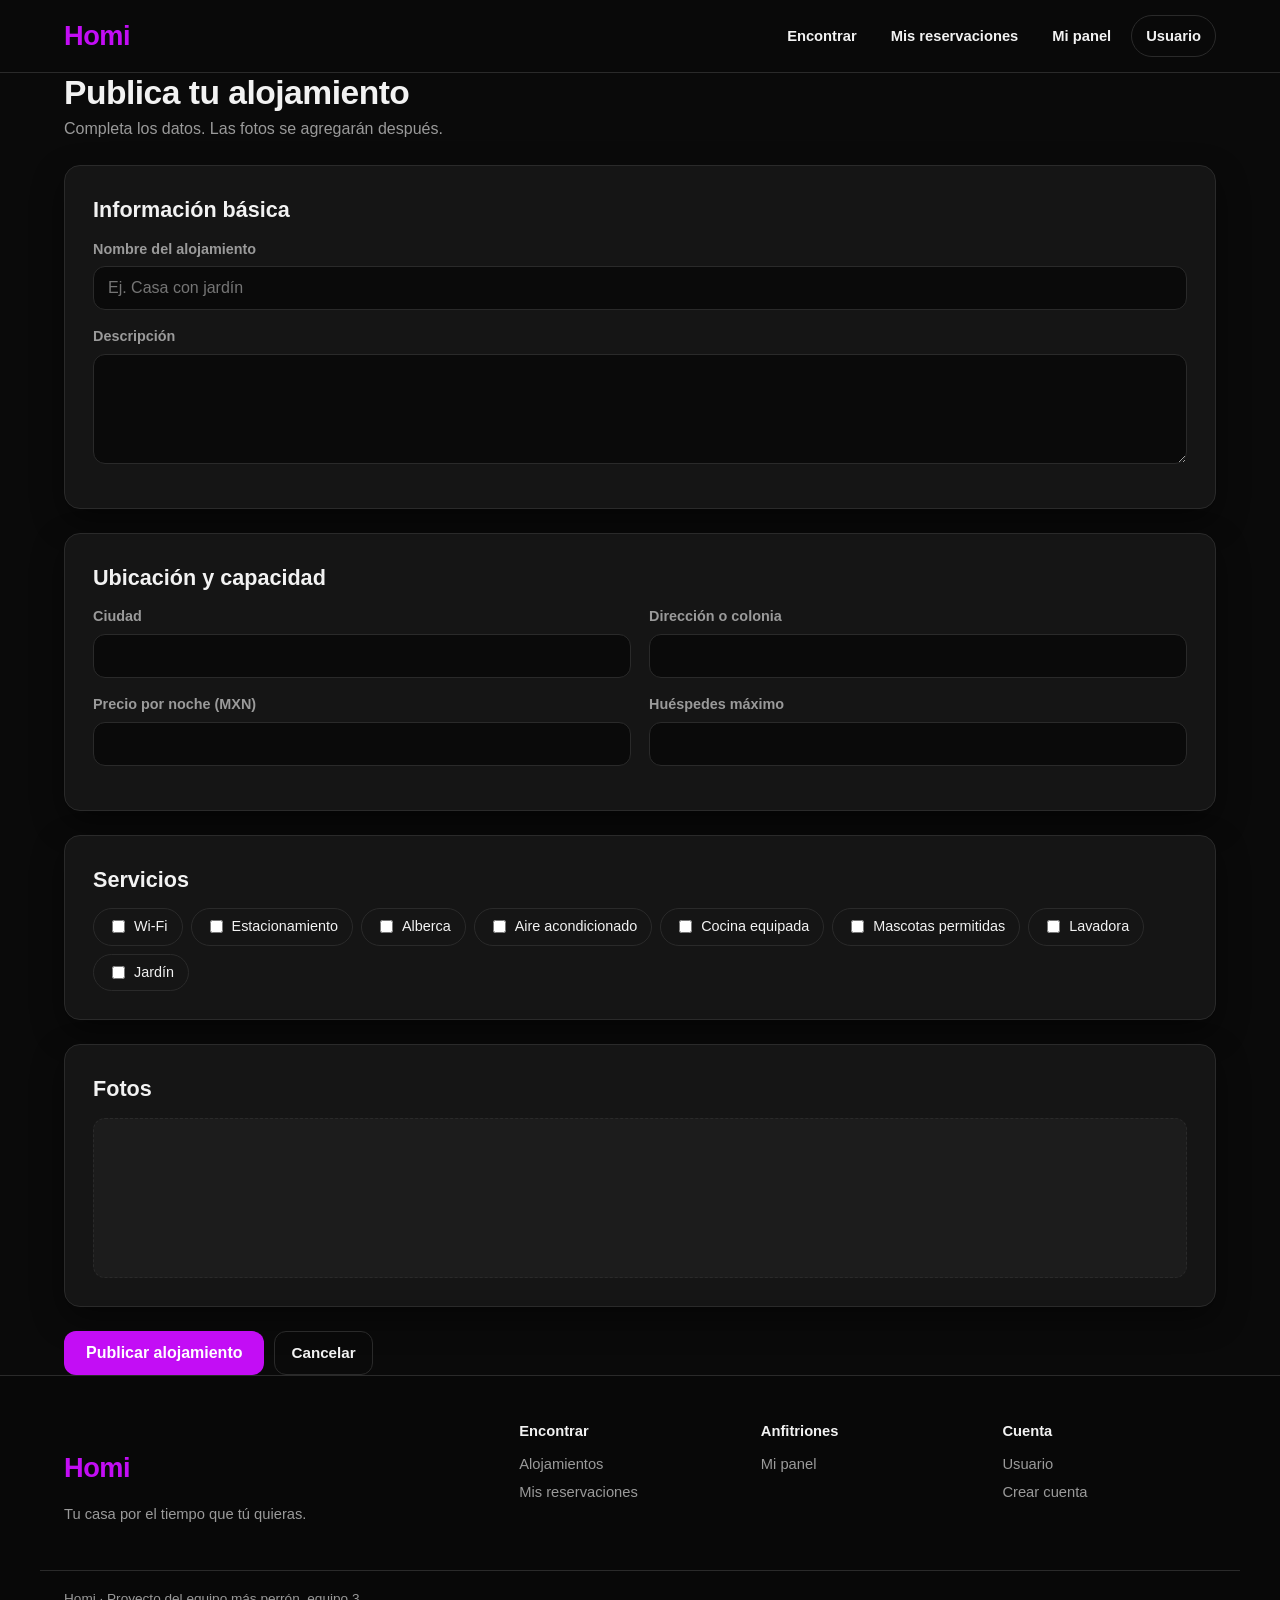
<file: paginas/publicar.html>
<!DOCTYPE html>
<html lang="es">
<head>
  <meta charset="UTF-8">
  <meta name="viewport" content="width=device-width, initial-scale=1.0">
  <title>Publicar alojamiento · Homi</title>
  <link rel="stylesheet" href="../static/estilo.css">
</head>
<body>
  <header class="cabecera">
    <div class="contenedor fila-cabecera">
      <a href="../index.html" class="logo">Homi</a>
      <nav class="menu">
        <a href="explorar.html">Encontrar</a><a href="reservas.html">Mis reservaciones</a><a href="panel.html">Mi panel</a>
        <a class="btn-menu" href="acceso.html">Usuario</a>
      </nav>
    </div>
  </header>

  <main class="contenedor">
    <div class="encabezado-pagina">
  <div>
    <h1>Publica tu alojamiento</h1>
    <p class="gris">Completa los datos. Las fotos se agregarán después.</p>
  </div>
</div>

<form action="panel.html">
  <section class="seccion">
    <h2>Información básica</h2>
    <div class="campo"><label for="titulo">Nombre del alojamiento</label>
      <input id="titulo" placeholder="Ej. Casa con jardín"></div>
    <div class="campo"><label for="descripcion">Descripción</label>
      <textarea id="descripcion"></textarea></div>
  </section>

  <section class="seccion">
    <h2>Ubicación y capacidad</h2>
    <div class="dos">
      <div class="campo"><label for="ciudad">Ciudad</label><input id="ciudad"></div>
      <div class="campo"><label for="direccion">Dirección o colonia</label><input id="direccion"></div>
    </div>
    <div class="dos">
      <div class="campo"><label for="precio">Precio por noche (MXN)</label><input id="precio" type="number"></div>
      <div class="campo"><label for="huespedes">Huéspedes máximo</label><input id="huespedes" type="number"></div>
    </div>
  </section>

  <section class="seccion">
    <h2>Servicios</h2>
    <div class="chips"><label class="chip"><input type="checkbox" name="servicio"> Wi-Fi</label><label class="chip"><input type="checkbox" name="servicio"> Estacionamiento</label><label class="chip"><input type="checkbox" name="servicio"> Alberca</label><label class="chip"><input type="checkbox" name="servicio"> Aire acondicionado</label><label class="chip"><input type="checkbox" name="servicio"> Cocina equipada</label><label class="chip"><input type="checkbox" name="servicio"> Mascotas permitidas</label><label class="chip"><input type="checkbox" name="servicio"> Lavadora</label><label class="chip"><input type="checkbox" name="servicio"> Jardín</label></div>
  </section>

  <section class="seccion">
    <h2>Fotos</h2>
    <div class="foto-pequena"></div>
  </section>

  <div class="acciones">
    <button class="boton" type="submit">Publicar alojamiento</button>
    <a class="boton-2" href="panel.html">Cancelar</a>
  </div>
</form>
  </main>

  <footer class="pie">
    <div class="contenedor pie-grid">
      <div>
        <p class="logo">Homi</p>
        <p class="gris">Tu casa por el tiempo que tú quieras.</p>
      </div>
      <div>
        <p class="titulo-pie">Encontrar</p>
        <a href="explorar.html">Alojamientos</a>
        <a href="reservas.html">Mis reservaciones</a>
      </div>
      <div>
        <p class="titulo-pie">Anfitriones</p>
        <a href="panel.html">Mi panel</a>
      </div>
      <div>
        <p class="titulo-pie">Cuenta</p>
        <a href="acceso.html">Usuario</a>
        <a href="registro.html">Crear cuenta</a>
      </div>
    </div>
    <div class="contenedor pie-legal">Homi · Proyecto del equipo más perrón, equipo 3</div>
  </footer>
</body>
</html>
</file>
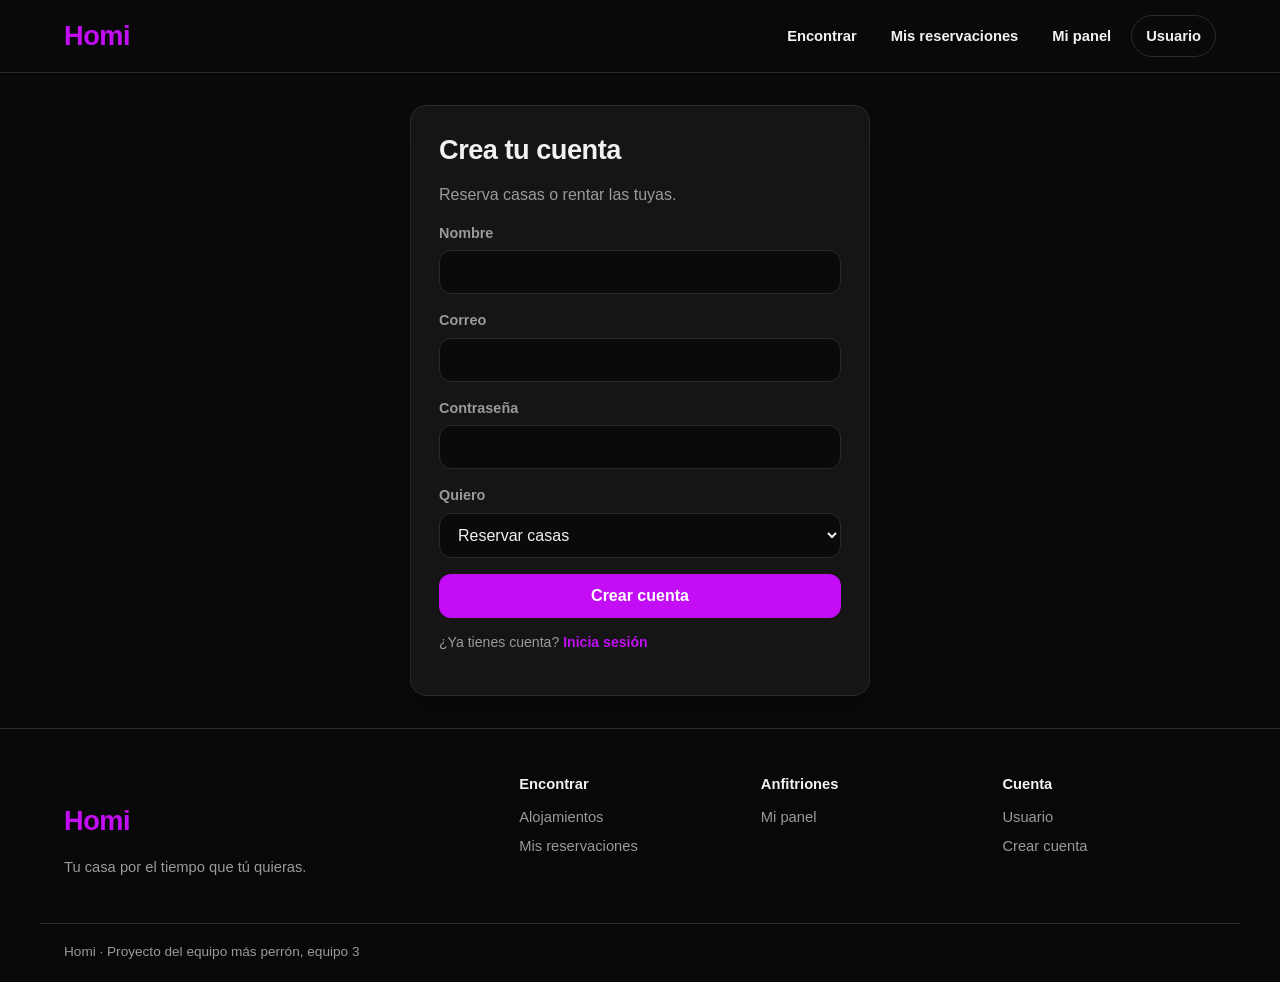
<file: paginas/registro.html>
<!DOCTYPE html>
<html lang="es">
<head>
  <meta charset="UTF-8">
  <meta name="viewport" content="width=device-width, initial-scale=1.0">
  <title>Crear cuenta · Homi</title>
  <link rel="stylesheet" href="../static/estilo.css">
</head>
<body>
  <header class="cabecera">
    <div class="contenedor fila-cabecera">
      <a href="../index.html" class="logo">Homi</a>
      <nav class="menu">
        <a href="explorar.html">Encontrar</a><a href="reservas.html">Mis reservaciones</a><a href="panel.html">Mi panel</a>
        <a class="btn-menu" href="acceso.html">Usuario</a>
      </nav>
    </div>
  </header>

  <main class="contenedor">
    <div class="formulario-centrado"><section class="seccion">
  <h1>Crea tu cuenta</h1>
  <p class="gris">Reserva casas o rentar las tuyas.</p>
  <form action="acceso.html">
    <div class="campo"><label for="nombre">Nombre</label><input id="nombre"></div>
    <div class="campo"><label for="correo">Correo</label><input id="correo" type="email"></div>
    <div class="campo"><label for="clave">Contraseña</label><input id="clave" type="password"></div>
    <div class="campo"><label for="rol">Quiero</label>
      <select id="rol"><option>Reservar casas</option><option>Rentar mis casas</option></select></div>
    <button class="boton boton-bloque" type="submit">Crear cuenta</button>
  </form>
  <p class="pequeno gris">¿Ya tienes cuenta? <a class="subrayado" href="acceso.html">Inicia sesión</a></p>
</section></div>
  </main>

  <footer class="pie">
    <div class="contenedor pie-grid">
      <div>
        <p class="logo">Homi</p>
        <p class="gris">Tu casa por el tiempo que tú quieras.</p>
      </div>
      <div>
        <p class="titulo-pie">Encontrar</p>
        <a href="explorar.html">Alojamientos</a>
        <a href="reservas.html">Mis reservaciones</a>
      </div>
      <div>
        <p class="titulo-pie">Anfitriones</p>
        <a href="panel.html">Mi panel</a>
      </div>
      <div>
        <p class="titulo-pie">Cuenta</p>
        <a href="acceso.html">Usuario</a>
        <a href="registro.html">Crear cuenta</a>
      </div>
    </div>
    <div class="contenedor pie-legal">Homi · Proyecto del equipo más perrón, equipo 3</div>
  </footer>
</body>
</html>
</file>
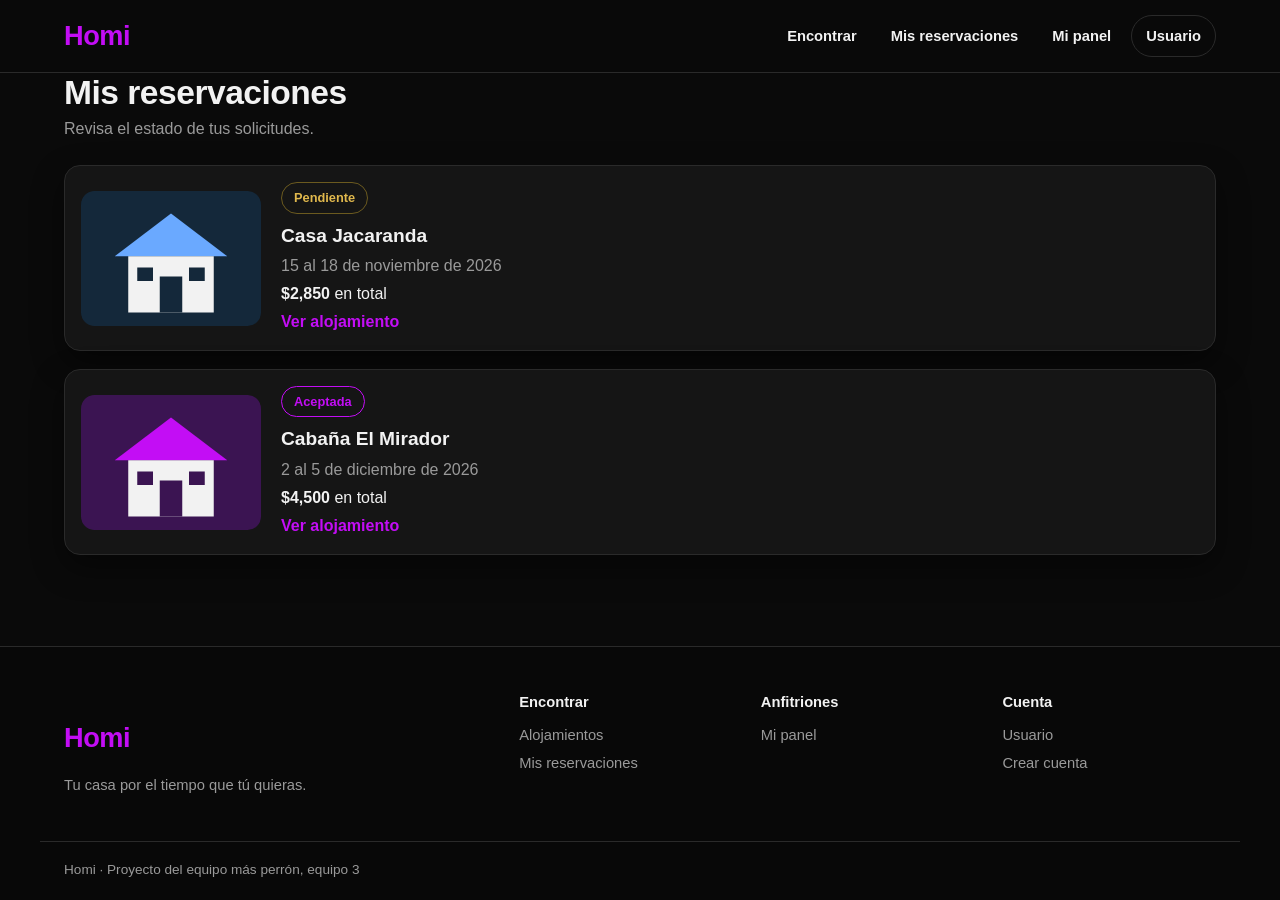
<file: paginas/reservas.html>
<!DOCTYPE html>
<html lang="es">
<head>
  <meta charset="UTF-8">
  <meta name="viewport" content="width=device-width, initial-scale=1.0">
  <title>Mis reservaciones · Homi</title>
  <link rel="stylesheet" href="../static/estilo.css">
</head>
<body>
  <header class="cabecera">
    <div class="contenedor fila-cabecera">
      <a href="../index.html" class="logo">Homi</a>
      <nav class="menu">
        <a href="explorar.html">Encontrar</a><a href="reservas.html">Mis reservaciones</a><a href="panel.html">Mi panel</a>
        <a class="btn-menu" href="acceso.html">Usuario</a>
      </nav>
    </div>
  </header>

  <main class="contenedor">
    <div class="encabezado-pagina">
  <div>
    <h1>Mis reservaciones</h1>
    <p class="gris">Revisa el estado de tus solicitudes.</p>
  </div>
</div>
<article class="reserva-tarjeta">
  <svg class="ilustracion" viewBox="0 0 160 120" preserveAspectRatio="xMidYMid slice" role="img" aria-label="Ilustración de una casa">
  <rect width="160" height="120" rx="12" fill="#14283a"/>
  <polygon points="80,20 130,58 30,58" fill="#6aa9ff"/>
  <rect x="42" y="58" width="76" height="50" fill="#f2f2f2"/>
  <rect x="70" y="76" width="20" height="32" fill="#14283a"/>
  <rect x="50" y="68" width="14" height="12" fill="#14283a"/>
  <rect x="96" y="68" width="14" height="12" fill="#14283a"/>
</svg>
  <div class="reserva-info">
    <span class="estado pendiente">Pendiente</span>
    <h2>Casa Jacaranda</h2>
    <p class="gris">15 al 18 de noviembre de 2026</p>
    <p><strong>$2,850</strong> en total</p>
    <a class="subrayado" href="casa-1.html">Ver alojamiento</a>
  </div>
</article><article class="reserva-tarjeta">
  <svg class="ilustracion" viewBox="0 0 160 120" preserveAspectRatio="xMidYMid slice" role="img" aria-label="Ilustración de una casa">
  <rect width="160" height="120" rx="12" fill="#3b1452"/>
  <polygon points="80,20 130,58 30,58" fill="#c30df5"/>
  <rect x="42" y="58" width="76" height="50" fill="#f2f2f2"/>
  <rect x="70" y="76" width="20" height="32" fill="#3b1452"/>
  <rect x="50" y="68" width="14" height="12" fill="#3b1452"/>
  <rect x="96" y="68" width="14" height="12" fill="#3b1452"/>
</svg>
  <div class="reserva-info">
    <span class="estado aceptada">Aceptada</span>
    <h2>Cabaña El Mirador</h2>
    <p class="gris">2 al 5 de diciembre de 2026</p>
    <p><strong>$4,500</strong> en total</p>
    <a class="subrayado" href="casa-3.html">Ver alojamiento</a>
  </div>
</article>
  </main>

  <footer class="pie">
    <div class="contenedor pie-grid">
      <div>
        <p class="logo">Homi</p>
        <p class="gris">Tu casa por el tiempo que tú quieras.</p>
      </div>
      <div>
        <p class="titulo-pie">Encontrar</p>
        <a href="explorar.html">Alojamientos</a>
        <a href="reservas.html">Mis reservaciones</a>
      </div>
      <div>
        <p class="titulo-pie">Anfitriones</p>
        <a href="panel.html">Mi panel</a>
      </div>
      <div>
        <p class="titulo-pie">Cuenta</p>
        <a href="acceso.html">Usuario</a>
        <a href="registro.html">Crear cuenta</a>
      </div>
    </div>
    <div class="contenedor pie-legal">Homi · Proyecto del equipo más perrón, equipo 3</div>
  </footer>
</body>
</html>
</file>
<file: static/estilo.css>
/* ===== Paleta de Homi ===== */
:root {
  --fondo: #0a0a0a;
  --fondo2: #151515;
  --fondo3: #1f1f1f;
  --borde: #2a2a2a;
  --texto: #f2f2f2;
  --gris: #9a9a9a;
  --acento: #c30df5;
  --acento-oscuro: #9a0cc0;
  --error: #d9655f;
  --radio: 16px;
  --sombra: 0 12px 32px rgba(0, 0, 0, 0.45);
}

* { box-sizing: border-box; }

body {
  margin: 0;
  background: var(--fondo);
  color: var(--texto);
  font-family: Arial, Helvetica, sans-serif;
  line-height: 1.5;
  min-height: 100vh;
  display: flex;
  flex-direction: column;
}

main { flex: 1; padding-top: 8px; padding-bottom: 56px; }
a { color: var(--texto); text-decoration: none; }
a:hover { text-decoration: underline; }
button, input, select, textarea { font-family: inherit; }
:focus-visible { outline: 2px solid var(--acento); outline-offset: 2px; }

.contenedor { max-width: 1200px; margin: 0 auto; padding: 0 24px; width: 100%; }
.gris { color: var(--gris); }
.pequeno { font-size: 0.88rem; }
.subrayado { color: var(--acento); font-weight: 600; }

h1 { font-size: 2.1rem; line-height: 1.2; margin: 12px 0 8px; letter-spacing: -0.5px; }
h2 { font-size: 1.35rem; margin: 20px 0 12px; }
h3 { font-size: 1.05rem; margin: 4px 0 6px; }

/* ===== Cabecera ===== */
.cabecera {
  position: sticky; top: 0; z-index: 20;
  background: rgba(10, 10, 10, 0.92);
  backdrop-filter: blur(8px);
  border-bottom: 1px solid var(--borde);
}
.fila-cabecera { display: flex; justify-content: space-between; align-items: center; height: 72px; gap: 16px; }
.logo { color: var(--acento); font-size: 1.7rem; font-weight: 800; letter-spacing: -0.5px; }
.logo:hover { text-decoration: none; }
.menu { display: flex; align-items: center; gap: 6px; flex-wrap: wrap; justify-content: flex-end; }
.menu a { padding: 9px 14px; border-radius: 999px; font-size: 0.92rem; font-weight: 600; }
.menu a:hover { background: var(--fondo3); text-decoration: none; }
.menu .btn-menu { border: 1px solid var(--borde); }
.menu .btn-principal { background: var(--acento); color: #fff; }
.menu .btn-principal:hover { background: var(--acento-oscuro); }

/* ===== Pie de página ===== */
.pie { background: #080808; border-top: 1px solid var(--borde); padding: 44px 0 20px; color: var(--gris); font-size: 0.92rem; }
.pie-grid { display: grid; grid-template-columns: 2fr 1fr 1fr 1fr; gap: 28px; }
.pie .logo { display: block; margin-bottom: 8px; }
.pie a { display: block; color: var(--gris); padding: 3px 0; }
.pie a:hover { color: var(--texto); }
.titulo-pie { color: var(--texto); font-weight: 700; margin: 0 0 8px; }
.pie-legal { margin-top: 30px; padding-top: 18px; border-top: 1px solid var(--borde); font-size: 0.85rem; }

/* ===== Inicio ===== */
.hero {
  text-align: center; padding: 56px 24px 32px; margin: 0 -24px;
  background: radial-gradient(ellipse at 50% 0%, rgba(195, 13, 245, 0.25), transparent 60%);
}
.hero h1 { font-size: 3rem; margin: 10px 0 14px; }
.hero p.gris { max-width: 560px; margin: 0 auto; font-size: 1.1rem; }
.etiqueta-hero { color: var(--acento); font-weight: 800; font-size: 0.82rem; text-transform: uppercase; letter-spacing: 1px; margin: 0; }

/* Buscador tipo pastilla */
.buscador { margin: 28px 0 18px; }
.pastilla {
  display: flex; align-items: center; flex-wrap: wrap;
  background: var(--fondo2); border: 1px solid var(--borde);
  border-radius: 999px; padding: 8px; box-shadow: var(--sombra);
}
.campo-pill { flex: 1; min-width: 140px; padding: 8px 20px; border-right: 1px solid var(--borde); display: flex; flex-direction: column; }
.campo-pill label { font-size: 0.72rem; font-weight: 800; text-transform: uppercase; letter-spacing: 0.5px; }
.campo-pill input {
  background: none; border: none; color: var(--texto); font-size: 0.95rem;
  padding: 2px 0; outline: none; color-scheme: dark;
}
.campo-pill input::placeholder { color: #777; }
.btn-buscar {
  background: var(--acento); color: #fff; border: none; border-radius: 999px;
  padding: 14px 28px; font-weight: 700; font-size: 1rem; cursor: pointer; margin-left: 6px;
}
.btn-buscar:hover { background: var(--acento-oscuro); }

.categorias { display: flex; gap: 10px; flex-wrap: wrap; justify-content: center; margin: 4px 0 28px; }
.chip-categoria {
  border: 1px solid var(--borde); border-radius: 999px; padding: 8px 16px;
  font-size: 0.9rem; font-weight: 600; background: var(--fondo2);
}
.chip-categoria:hover { border-color: var(--acento); text-decoration: none; }

.seccion-cabecera { display: flex; justify-content: space-between; align-items: baseline; flex-wrap: wrap; gap: 8px; margin: 8px 0 4px; }
.seccion-cabecera h2 { margin: 0 0 12px; }

/* ===== Tarjetas de alojamientos ===== */
.cuadricula { display: grid; grid-template-columns: repeat(auto-fill, minmax(260px, 1fr)); gap: 30px 22px; margin-top: 12px; }
.tarjeta { display: block; color: var(--texto); border-radius: var(--radio); transition: transform 0.2s ease; }
.tarjeta:hover { transform: translateY(-4px); text-decoration: none; }
.foto {
  position: relative; width: 100%; aspect-ratio: 4 / 3; border-radius: var(--radio);
  background: linear-gradient(135deg, #222, #161616); border: 1px solid var(--borde);
}
.tarjeta:hover .foto { border-color: var(--acento); }
.etiqueta-foto {
  position: absolute; top: 12px; left: 12px; background: rgba(10, 10, 10, 0.85);
  border-radius: 999px; padding: 4px 10px; font-size: 0.8rem; font-weight: 700;
}
.tarjeta-info { padding-top: 12px; }
.ciudad { color: var(--gris); font-size: 0.9rem; margin: 0; }
.precio { margin: 6px 0 0; }
.precio span { color: var(--gris); font-weight: 400; }

.banner {
  display: flex; justify-content: space-between; align-items: center; flex-wrap: wrap; gap: 24px;
  margin-top: 56px; padding: 32px; border-radius: var(--radio);
  background: linear-gradient(120deg, #2a0a38, #151515); border: 1px solid var(--borde);
}
.banner h2 { margin: 0 0 6px; }
.banner p { margin: 0; }

/* ===== Botones ===== */
.boton {
  display: inline-block; background: var(--acento); color: #fff; border: none;
  border-radius: 12px; padding: 13px 22px; font-size: 1rem; font-weight: 700;
  cursor: pointer; text-align: center;
}
.boton:hover { background: var(--acento-oscuro); text-decoration: none; }
.boton-bloque { display: block; width: 100%; }
.boton-2 {
  display: inline-block; background: transparent; color: var(--texto);
  border: 1px solid var(--borde); border-radius: 12px; padding: 10px 16px;
  font-weight: 600; font-size: 0.95rem; cursor: pointer;
}
.boton-2:hover { border-color: var(--acento); text-decoration: none; }
.acciones { display: flex; gap: 10px; flex-wrap: wrap; align-items: center; margin-top: 10px; }

/* ===== Explorar y filtros ===== */
.resultados { margin: 0 0 12px; }
.filtros { margin-top: 16px; }
.filtros summary { cursor: pointer; color: var(--acento); font-weight: 700; }
.filtros-caja {
  display: flex; flex-wrap: wrap; gap: 16px; margin-top: 12px; padding: 20px;
  border: 1px solid var(--borde); border-radius: var(--radio); background: var(--fondo2);
}
.chips { display: flex; flex-wrap: wrap; gap: 8px; }
.chip {
  border: 1px solid var(--borde); border-radius: 999px; padding: 7px 14px;
  font-size: 0.9rem; cursor: pointer; display: inline-flex; gap: 6px; align-items: center;
}
.chip:has(input:checked) { border-color: var(--acento); color: var(--acento); }
.chip input { accent-color: var(--acento); }

/* ===== Formularios ===== */
.campo { display: flex; flex-direction: column; gap: 6px; margin-bottom: 16px; flex: 1; min-width: 180px; }
.campo.ancho { flex-basis: 100%; }
.campo label, .etiqueta { color: var(--gris); font-size: 0.9rem; font-weight: 600; }
input, select, textarea {
  background: var(--fondo); color: var(--texto); border: 1px solid var(--borde);
  border-radius: 12px; padding: 12px 14px; font-size: 1rem;
}
input:focus, select:focus, textarea:focus {
  outline: none; border-color: var(--acento); box-shadow: 0 0 0 3px rgba(195, 13, 245, 0.2);
}
textarea { min-height: 110px; resize: vertical; }
.dos { display: grid; grid-template-columns: 1fr 1fr; gap: 0 18px; }
.formulario-centrado { max-width: 460px; margin: 32px auto; }
.formulario-centrado h1 { margin-top: 0; font-size: 1.7rem; }

/* ===== Tarjetas grandes (secciones) ===== */
.seccion {
  background: var(--fondo2); border: 1px solid var(--borde); border-radius: var(--radio);
  padding: 28px; margin-bottom: 24px; box-shadow: var(--sombra);
}
.seccion > h2:first-child { margin-top: 0; }
.encabezado-pagina { display: flex; justify-content: space-between; align-items: center; flex-wrap: wrap; gap: 16px; margin-bottom: 24px; }
.encabezado-pagina h1 { margin: 0 0 4px; }
.encabezado-pagina p { margin: 0; }

/* Estadísticas del panel */
.estadisticas { display: grid; grid-template-columns: repeat(auto-fit, minmax(200px, 1fr)); gap: 16px; margin-bottom: 24px; }
.estadistica { background: var(--fondo2); border: 1px solid var(--borde); border-radius: var(--radio); padding: 20px; }
.estadistica strong { display: block; font-size: 1.9rem; }
.estadistica span { color: var(--gris); font-size: 0.9rem; }

/* Filas de listas */
.fila-item {
  display: flex; justify-content: space-between; align-items: center; flex-wrap: wrap;
  gap: 16px; padding: 16px 0; border-bottom: 1px solid var(--borde);
}
.fila-item:last-child { border-bottom: none; }

/* Estados */
.estado {
  font-size: 0.8rem; font-weight: 700; padding: 5px 12px; border-radius: 999px;
  border: 1px solid var(--borde); color: var(--gris); white-space: nowrap;
}
.estado.pendiente { color: #e0b84d; border-color: #6b5a1f; }
.estado.aceptada { color: var(--acento); border-color: var(--acento); }
.estado.cancelada { color: var(--error); border-color: #6b2d2a; }

/* ===== Detalle del alojamiento ===== */
.migas { font-size: 0.88rem; color: var(--gris); margin: 12px 0 0; }
.migas a { color: var(--gris); }
.galeria {
  display: grid; grid-template-columns: 2fr 1fr 1fr; grid-template-rows: 190px 190px;
  gap: 10px; margin: 20px 0 32px;
}
.galeria .foto { aspect-ratio: auto; height: 100%; border-radius: 12px; }
.foto-principal { grid-row: 1 / span 2; }
.detalle { display: grid; grid-template-columns: 1fr 380px; gap: 56px; align-items: start; }
.lista { padding-left: 20px; margin: 0; }
.lista li { padding: 4px 0; }
.reserva {
  position: sticky; top: 96px; background: var(--fondo2); border: 1px solid var(--borde);
  border-radius: var(--radio); padding: 26px; box-shadow: var(--sombra);
}
.precio-grande { font-size: 1.15rem; margin: 0 0 18px; }
.foto-pequena { width: 100%; height: 160px; border-radius: 12px; background: #1c1c1c; border: 1px dashed var(--borde); }

/* ===== Footer y pantallas angostas ===== */
@media (max-width: 960px) {
  .detalle { grid-template-columns: 1fr; gap: 28px; }
  .reserva { position: static; }
  .pie-grid { grid-template-columns: 1fr 1fr; }
}

@media (max-width: 640px) {
  .contenedor { padding: 0 16px; }
  .fila-cabecera { height: auto; padding: 12px 0; flex-wrap: wrap; }
  .menu { justify-content: flex-start; }
  .menu a { padding: 7px 9px; font-size: 0.85rem; }
  .hero { padding-top: 32px; }
  .hero h1 { font-size: 2rem; }
  .pastilla { border-radius: 20px; }
  .campo-pill { border-right: none; border-bottom: 1px solid var(--borde); width: 100%; padding: 10px 16px; }
  .btn-buscar { width: 100%; margin: 10px 0 0; }
  .cuadricula { grid-template-columns: 1fr 1fr; gap: 20px 14px; }
  .banner { padding: 22px; }
  .dos { grid-template-columns: 1fr; }
  .galeria { grid-template-columns: 1fr 1fr; grid-template-rows: 220px; }
  .foto-principal { grid-column: 1 / span 2; grid-row: auto; }
  .foto-chica:nth-of-type(n+3) { display: none; }
  .pie-grid { grid-template-columns: 1fr; }
}

/* ===== Tarjetas de reservaciones con ilustración ===== */
.reserva-tarjeta {
  display: flex; gap: 20px; align-items: center; background: var(--fondo2);
  border: 1px solid var(--borde); border-radius: var(--radio); padding: 16px;
  margin-bottom: 18px; box-shadow: var(--sombra);
}
.ilustracion { width: 180px; height: 135px; flex-shrink: 0; border-radius: 12px; }
.reserva-info { display: flex; flex-direction: column; gap: 4px; align-items: flex-start; }
.reserva-info h2 { margin: 4px 0 0; font-size: 1.2rem; }
.reserva-info p { margin: 0; }
@media (max-width: 640px) {
  .reserva-tarjeta { flex-direction: column; align-items: flex-start; }
  .ilustracion { width: 100%; height: auto; aspect-ratio: 4 / 3; }
}

/* ===== Beneficios de la página principal ===== */
.beneficios { display: grid; grid-template-columns: repeat(auto-fit, minmax(220px, 1fr)); gap: 16px; margin: 8px 0 36px; }
.beneficio { background: var(--fondo2); border: 1px solid var(--borde); border-radius: var(--radio); padding: 22px; }
.beneficio h3 { color: var(--acento); font-size: 1.1rem; margin: 0 0 8px; }
.beneficio p { margin: 0; }

.foto > svg, .foto > img { position: absolute; inset: 0; width: 100%; height: 100%; border-radius: inherit; }
.foto > img { object-fit: cover; }
.beneficios { display: grid; grid-template-columns: repeat(auto-fit, minmax(220px, 1fr)); gap: 16px; margin: 8px 0 12px; }
.beneficio { background: var(--fondo2); border: 1px solid var(--borde); border-radius: var(--radio); padding: 22px; }
.beneficio h3 { color: var(--texto); font-size: 1.05rem; margin: 0 0 6px; }
.beneficio p { margin: 0; }
.cta-centro { text-align: center; margin: 8px 0 40px; }
</file>
